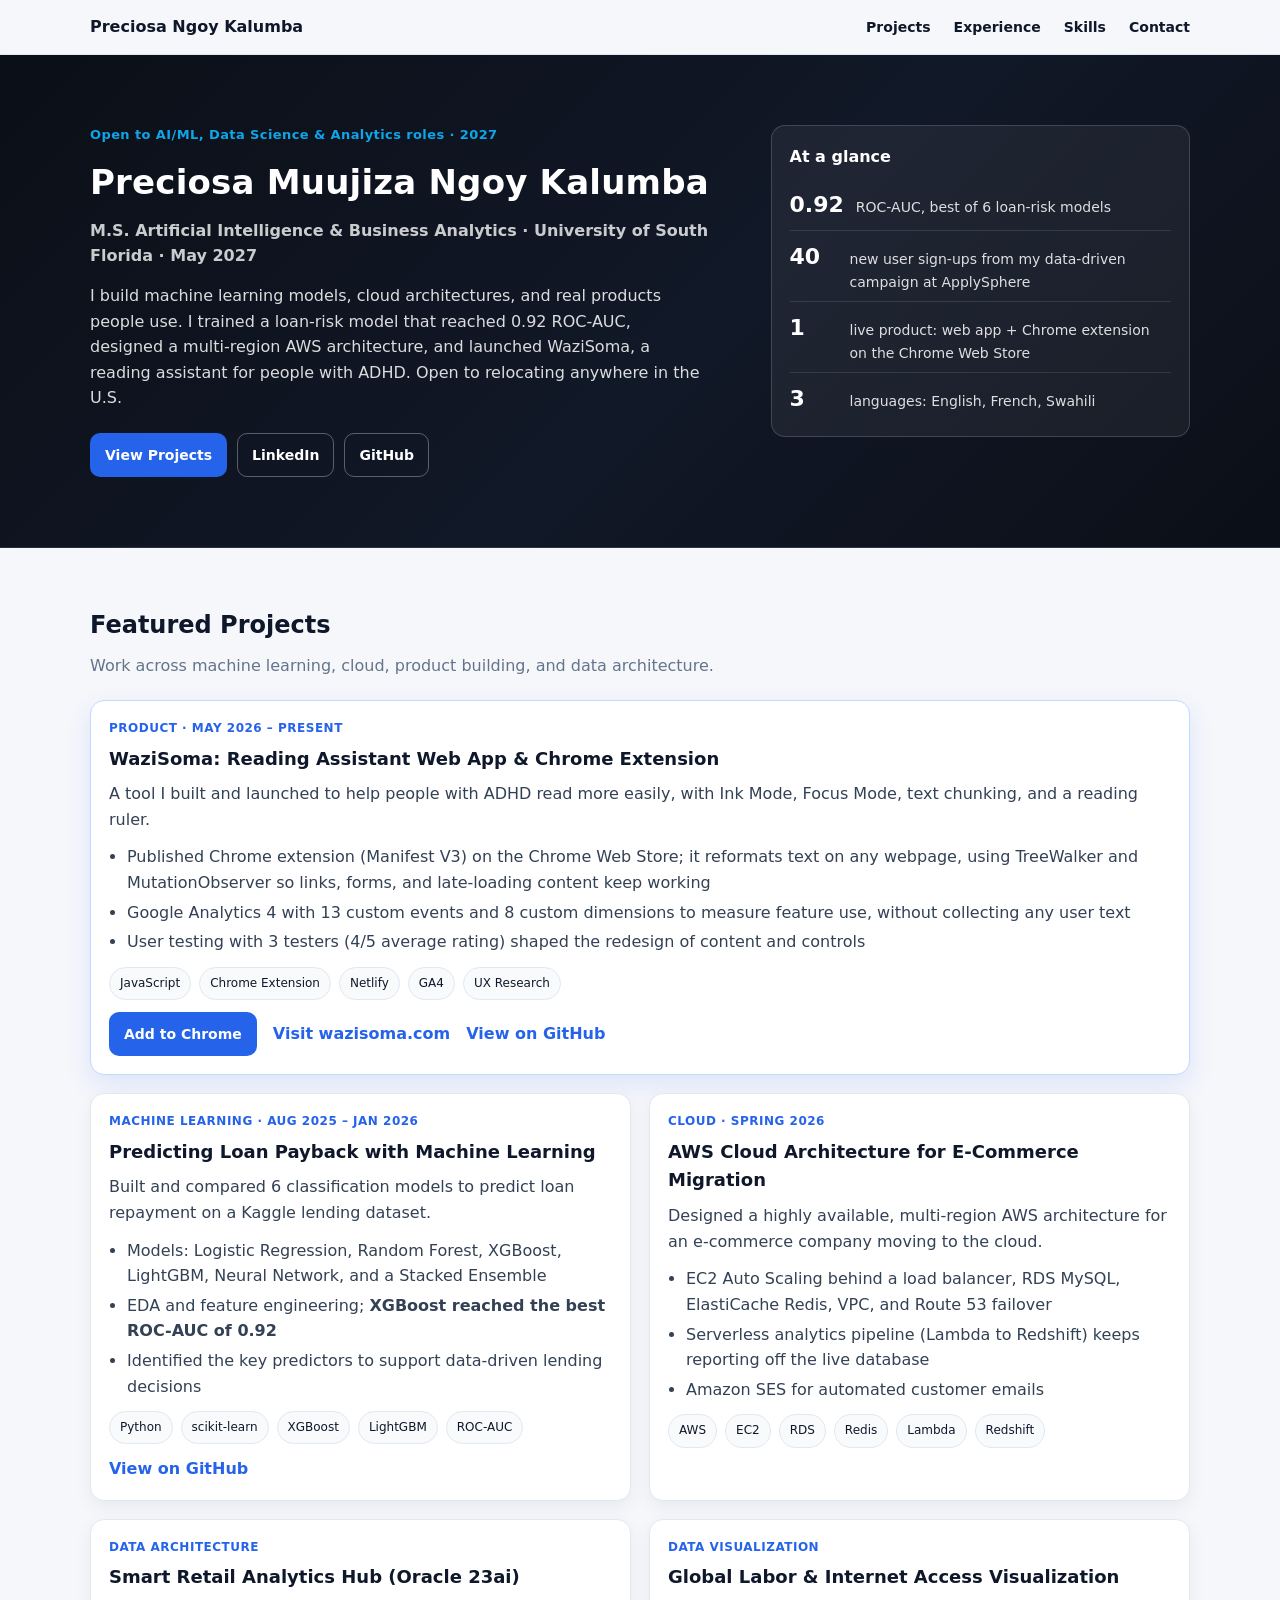
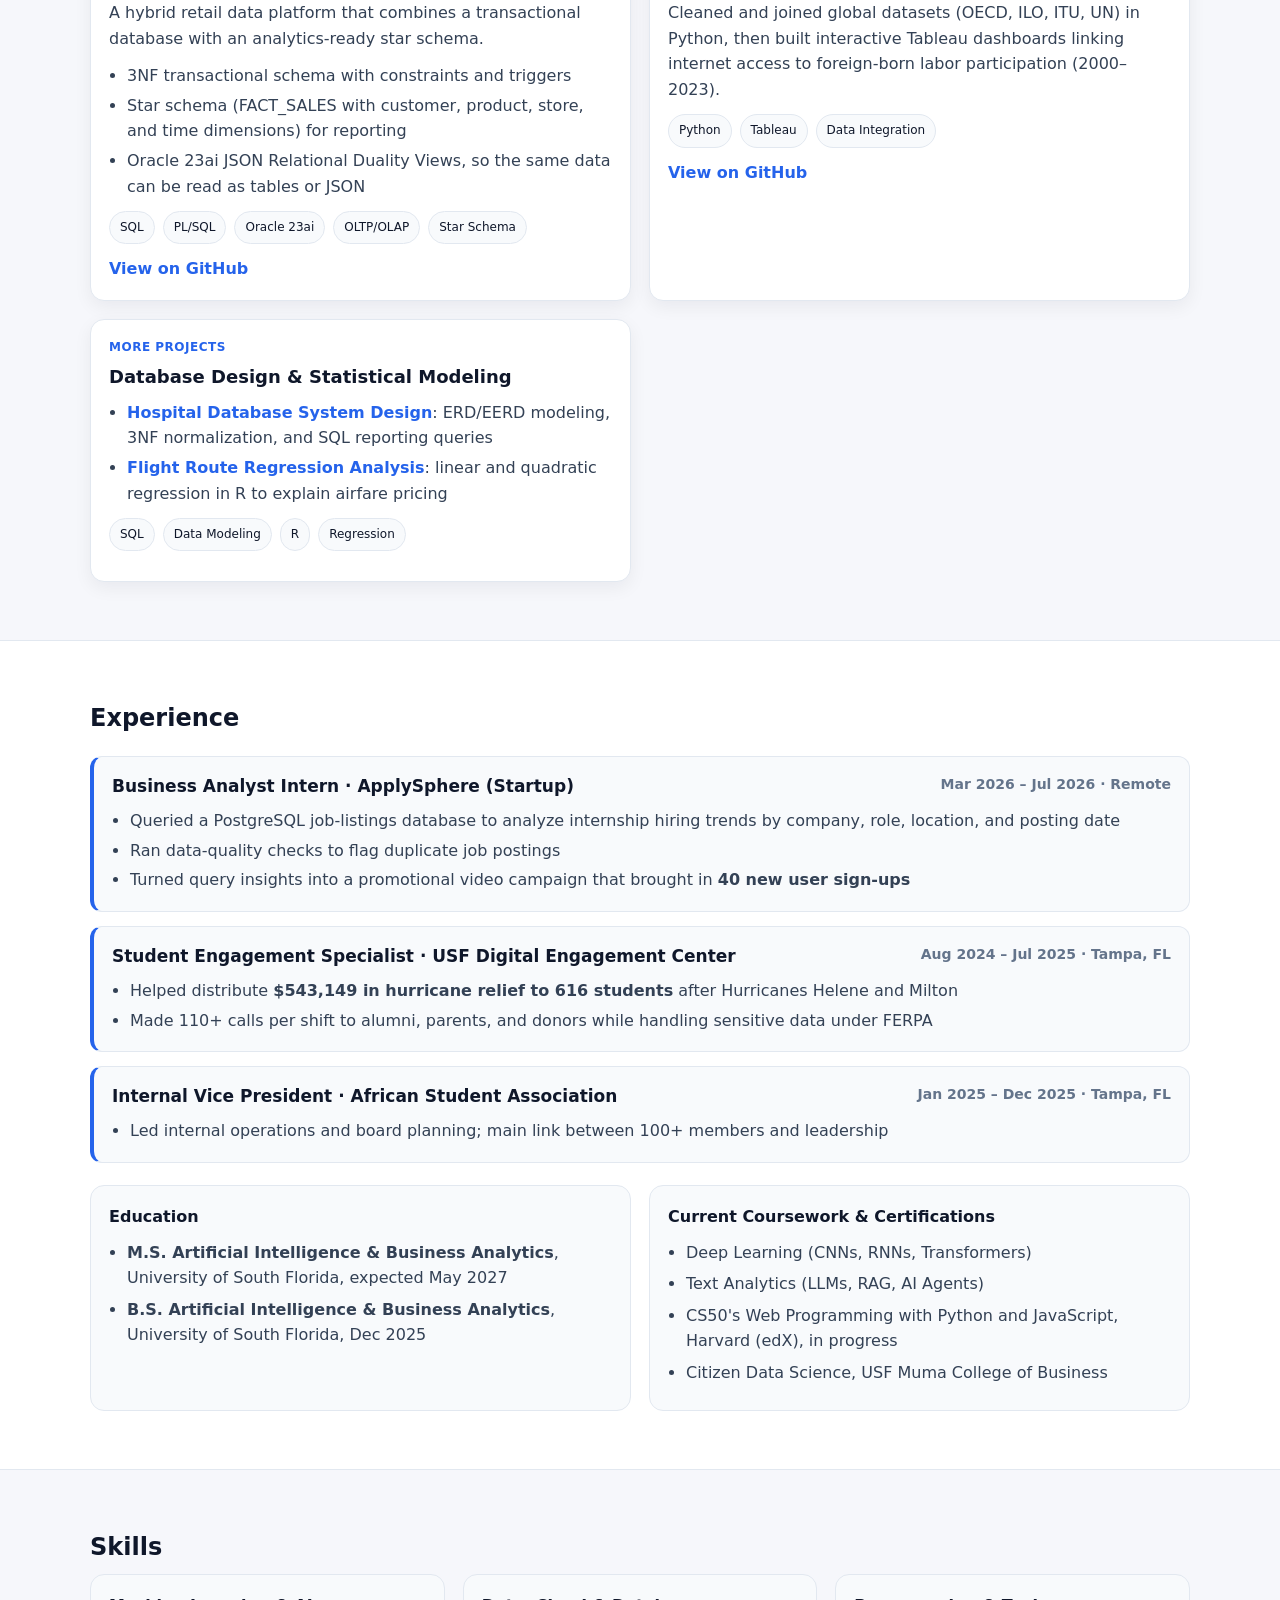
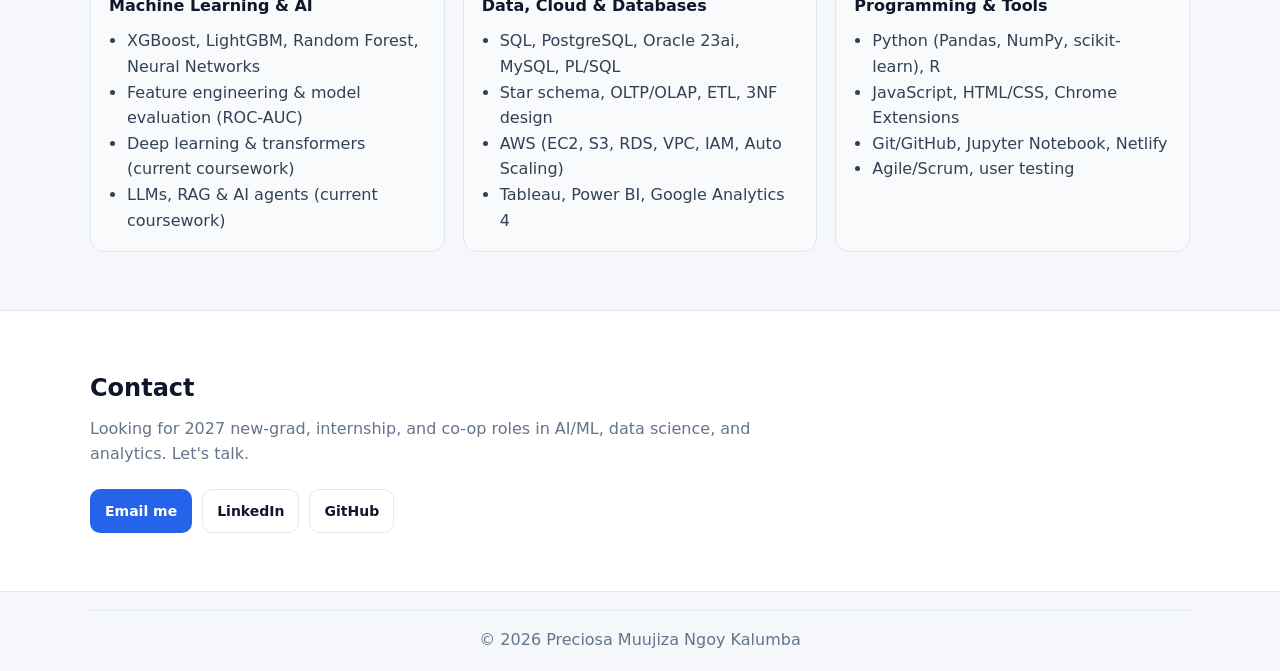
<file: index.html>
<!DOCTYPE html>
<html lang="en">
<head>
  <meta charset="UTF-8" />
  <meta name="viewport" content="width=device-width, initial-scale=1"/>
  <title>Preciosa Muujiza Ngoy Kalumba | AI & Business Analytics</title>
  <meta name="description" content="Portfolio of Preciosa Muujiza Ngoy Kalumba, M.S. Artificial Intelligence & Business Analytics student at USF (May 2027). Machine learning, cloud, data analytics, and shipped web products." />
  <link rel="stylesheet" href="styles.css" />
</head>

<body>
  <header class="topbar">
    <div class="container topbar-inner">
      <a class="brand" href="#top">Preciosa Ngoy Kalumba</a>
      <nav class="nav">
        <a href="#projects">Projects</a>
        <a href="#experience">Experience</a>
        <a href="#skills">Skills</a>
        <a href="#contact">Contact</a>
      </nav>
    </div>
  </header>

  <main id="top">
    <section class="hero">
      <div class="container hero-inner">
        <div class="hero-text">
          <p class="eyebrow">Open to AI/ML, Data Science &amp; Analytics roles · 2027</p>
          <h1>Preciosa Muujiza Ngoy Kalumba</h1>
          <p class="subtitle">M.S. Artificial Intelligence &amp; Business Analytics · University of South Florida · May 2027</p>
          <p class="summary">
            I build machine learning models, cloud architectures, and real products people use.
            I trained a loan-risk model that reached 0.92 ROC-AUC, designed a multi-region AWS architecture,
            and launched WaziSoma, a reading assistant for people with ADHD. Open to relocating anywhere in the U.S.
          </p>

          <div class="cta-row">
            <a class="btn primary" href="#projects">View Projects</a>
            <a class="btn ghost" href="https://www.linkedin.com/in/preciosa-ngoy-kalumba" target="_blank" rel="noopener">LinkedIn</a>
            <a class="btn ghost" href="https://github.com/Muujiza470" target="_blank" rel="noopener">GitHub</a>
          </div>
        </div>

        <div class="hero-card">
          <div class="card">
            <div class="card-title">At a glance</div>
            <ul class="stats">
              <li><strong>0.92</strong><span>ROC-AUC, best of 6 loan-risk models</span></li>
              <li><strong>40</strong><span>new user sign-ups from my data-driven campaign at ApplySphere</span></li>
              <li><strong>1</strong><span>live product: web app + Chrome extension on the Chrome Web Store</span></li>
              <li><strong>3</strong><span>languages: English, French, Swahili</span></li>
            </ul>
          </div>
        </div>
      </div>
    </section>

    <section id="projects" class="section">
      <div class="container">
        <h2>Featured Projects</h2>
        <p class="section-subtitle">
          Work across machine learning, cloud, product building, and data architecture.
        </p>

        <div class="grid">
          <article class="project featured">
            <div class="project-meta">Product · May 2026 – Present</div>
            <h3>WaziSoma: Reading Assistant Web App &amp; Chrome Extension</h3>
            <p>
              A tool I built and launched to help people with ADHD read more easily, with Ink Mode, Focus Mode,
              text chunking, and a reading ruler.
            </p>
            <ul class="bullets">
              <li>Published Chrome extension (Manifest V3) on the Chrome Web Store; it reformats text on any webpage, using TreeWalker and MutationObserver so links, forms, and late-loading content keep working</li>
              <li>Google Analytics 4 with 13 custom events and 8 custom dimensions to measure feature use, without collecting any user text</li>
              <li>User testing with 3 testers (4/5 average rating) shaped the redesign of content and controls</li>
            </ul>
            <div class="tags">
              <span>JavaScript</span><span>Chrome Extension</span><span>Netlify</span><span>GA4</span><span>UX Research</span>
            </div>
            <div class="link-row">
              <a class="btn primary" href="https://chromewebstore.google.com/detail/egjlijpghbinkeeffjicdoggikinlhcm" target="_blank" rel="noopener">Add to Chrome</a>
              <a class="link" href="https://wazisoma.com" target="_blank" rel="noopener">Visit wazisoma.com</a>
              <a class="link" href="https://github.com/Muujiza470/wazisoma" target="_blank" rel="noopener">View on GitHub</a>
            </div>
          </article>

          <article class="project">
            <div class="project-meta">Machine Learning · Aug 2025 – Jan 2026</div>
            <h3>Predicting Loan Payback with Machine Learning</h3>
            <p>
              Built and compared 6 classification models to predict loan repayment on a Kaggle lending dataset.
            </p>
            <ul class="bullets">
              <li>Models: Logistic Regression, Random Forest, XGBoost, LightGBM, Neural Network, and a Stacked Ensemble</li>
              <li>EDA and feature engineering; <strong>XGBoost reached the best ROC-AUC of 0.92</strong></li>
              <li>Identified the key predictors to support data-driven lending decisions</li>
            </ul>
            <div class="tags">
              <span>Python</span><span>scikit-learn</span><span>XGBoost</span><span>LightGBM</span><span>ROC-AUC</span>
            </div>
            <a class="link" href="https://github.com/Muujiza470/loan-payback-ml" target="_blank" rel="noopener">View on GitHub</a>
          </article>

          <article class="project">
            <div class="project-meta">Cloud · Spring 2026</div>
            <h3>AWS Cloud Architecture for E-Commerce Migration</h3>
            <p>
              Designed a highly available, multi-region AWS architecture for an e-commerce company moving to the cloud.
            </p>
            <ul class="bullets">
              <li>EC2 Auto Scaling behind a load balancer, RDS MySQL, ElastiCache Redis, VPC, and Route 53 failover</li>
              <li>Serverless analytics pipeline (Lambda to Redshift) keeps reporting off the live database</li>
              <li>Amazon SES for automated customer emails</li>
            </ul>
            <div class="tags">
              <span>AWS</span><span>EC2</span><span>RDS</span><span>Redis</span><span>Lambda</span><span>Redshift</span>
            </div>
          </article>

          <article class="project">
            <div class="project-meta">Data Architecture</div>
            <h3>Smart Retail Analytics Hub (Oracle 23ai)</h3>
            <p>
              A hybrid retail data platform that combines a transactional database with an analytics-ready star schema.
            </p>
            <ul class="bullets">
              <li>3NF transactional schema with constraints and triggers</li>
              <li>Star schema (FACT_SALES with customer, product, store, and time dimensions) for reporting</li>
              <li>Oracle 23ai JSON Relational Duality Views, so the same data can be read as tables or JSON</li>
            </ul>
            <div class="tags">
              <span>SQL</span><span>PL/SQL</span><span>Oracle 23ai</span><span>OLTP/OLAP</span><span>Star Schema</span>
            </div>
            <a class="link" href="https://github.com/Muujiza470/smart-retail-analytic-hub" target="_blank" rel="noopener">View on GitHub</a>
          </article>

          <article class="project">
            <div class="project-meta">Data Visualization</div>
            <h3>Global Labor &amp; Internet Access Visualization</h3>
            <p>
              Cleaned and joined global datasets (OECD, ILO, ITU, UN) in Python, then built interactive Tableau dashboards
              linking internet access to foreign-born labor participation (2000–2023).
            </p>
            <div class="tags">
              <span>Python</span><span>Tableau</span><span>Data Integration</span>
            </div>
            <a class="link" href="https://github.com/Muujiza470/global-labor-internet-viz" target="_blank" rel="noopener">View on GitHub</a>
          </article>

          <article class="project">
            <div class="project-meta">More projects</div>
            <h3>Database Design &amp; Statistical Modeling</h3>
            <ul class="bullets plain-list">
              <li>
                <a href="https://github.com/Muujiza470/hospital-database-design" target="_blank" rel="noopener">Hospital Database System Design</a>:
                ERD/EERD modeling, 3NF normalization, and SQL reporting queries
              </li>
              <li>
                <a href="https://github.com/Muujiza470/flight-price-regression" target="_blank" rel="noopener">Flight Route Regression Analysis</a>:
                linear and quadratic regression in R to explain airfare pricing
              </li>
            </ul>
            <div class="tags">
              <span>SQL</span><span>Data Modeling</span><span>R</span><span>Regression</span>
            </div>
          </article>
        </div>
      </div>
    </section>

    <section id="experience" class="section alt">
      <div class="container">
        <h2>Experience</h2>

        <div class="timeline">
          <div class="job">
            <div class="job-head">
              <h3>Business Analyst Intern · ApplySphere (Startup)</h3>
              <span class="job-date">Mar 2026 – Jul 2026 · Remote</span>
            </div>
            <ul class="bullets">
              <li>Queried a PostgreSQL job-listings database to analyze internship hiring trends by company, role, location, and posting date</li>
              <li>Ran data-quality checks to flag duplicate job postings</li>
              <li>Turned query insights into a promotional video campaign that brought in <strong>40 new user sign-ups</strong></li>
            </ul>
          </div>

          <div class="job">
            <div class="job-head">
              <h3>Student Engagement Specialist · USF Digital Engagement Center</h3>
              <span class="job-date">Aug 2024 – Jul 2025 · Tampa, FL</span>
            </div>
            <ul class="bullets">
              <li>Helped distribute <strong>$543,149 in hurricane relief to 616 students</strong> after Hurricanes Helene and Milton</li>
              <li>Made 110+ calls per shift to alumni, parents, and donors while handling sensitive data under FERPA</li>
            </ul>
          </div>

          <div class="job">
            <div class="job-head">
              <h3>Internal Vice President · African Student Association</h3>
              <span class="job-date">Jan 2025 – Dec 2025 · Tampa, FL</span>
            </div>
            <ul class="bullets">
              <li>Led internal operations and board planning; main link between 100+ members and leadership</li>
            </ul>
          </div>
        </div>

        <div class="edu">
          <div class="skill-col">
            <h4>Education</h4>
            <ul>
              <li><strong>M.S. Artificial Intelligence &amp; Business Analytics</strong>, University of South Florida, expected May 2027</li>
              <li><strong>B.S. Artificial Intelligence &amp; Business Analytics</strong>, University of South Florida, Dec 2025</li>
            </ul>
          </div>
          <div class="skill-col">
            <h4>Current Coursework &amp; Certifications</h4>
            <ul>
              <li>Deep Learning (CNNs, RNNs, Transformers)</li>
              <li>Text Analytics (LLMs, RAG, AI Agents)</li>
              <li>CS50's Web Programming with Python and JavaScript, Harvard (edX), in progress</li>
              <li>Citizen Data Science, USF Muma College of Business</li>
            </ul>
          </div>
        </div>
      </div>
    </section>

    <section id="skills" class="section">
      <div class="container">
        <h2>Skills</h2>
        <div class="skills">
          <div class="skill-col">
            <h4>Machine Learning &amp; AI</h4>
            <ul>
              <li>XGBoost, LightGBM, Random Forest, Neural Networks</li>
              <li>Feature engineering &amp; model evaluation (ROC-AUC)</li>
              <li>Deep learning &amp; transformers (current coursework)</li>
              <li>LLMs, RAG &amp; AI agents (current coursework)</li>
            </ul>
          </div>

          <div class="skill-col">
            <h4>Data, Cloud &amp; Databases</h4>
            <ul>
              <li>SQL, PostgreSQL, Oracle 23ai, MySQL, PL/SQL</li>
              <li>Star schema, OLTP/OLAP, ETL, 3NF design</li>
              <li>AWS (EC2, S3, RDS, VPC, IAM, Auto Scaling)</li>
              <li>Tableau, Power BI, Google Analytics 4</li>
            </ul>
          </div>

          <div class="skill-col">
            <h4>Programming &amp; Tools</h4>
            <ul>
              <li>Python (Pandas, NumPy, scikit-learn), R</li>
              <li>JavaScript, HTML/CSS, Chrome Extensions</li>
              <li>Git/GitHub, Jupyter Notebook, Netlify</li>
              <li>Agile/Scrum, user testing</li>
            </ul>
          </div>
        </div>
      </div>
    </section>

    <section id="contact" class="section alt">
      <div class="container">
        <h2>Contact</h2>
        <p class="section-subtitle">
          Looking for 2027 new-grad, internship, and co-op roles in AI/ML, data science, and analytics. Let's talk.
        </p>

        <div class="contact-box">
          <a class="btn primary" href="mailto:preciosangoykalumba@gmail.com">Email me</a>
          <a class="btn ghost" href="https://www.linkedin.com/in/preciosa-ngoy-kalumba" target="_blank" rel="noopener">LinkedIn</a>
          <a class="btn ghost" href="https://github.com/Muujiza470" target="_blank" rel="noopener">GitHub</a>
        </div>
      </div>
    </section>
  </main>

  <footer class="footer">
    <div class="container footer-inner">
      <span>© <span id="year"></span> Preciosa Muujiza Ngoy Kalumba</span>
    </div>
  </footer>

  <script>
    document.getElementById("year").textContent = new Date().getFullYear();
  </script>
</body>
</html>
</file>
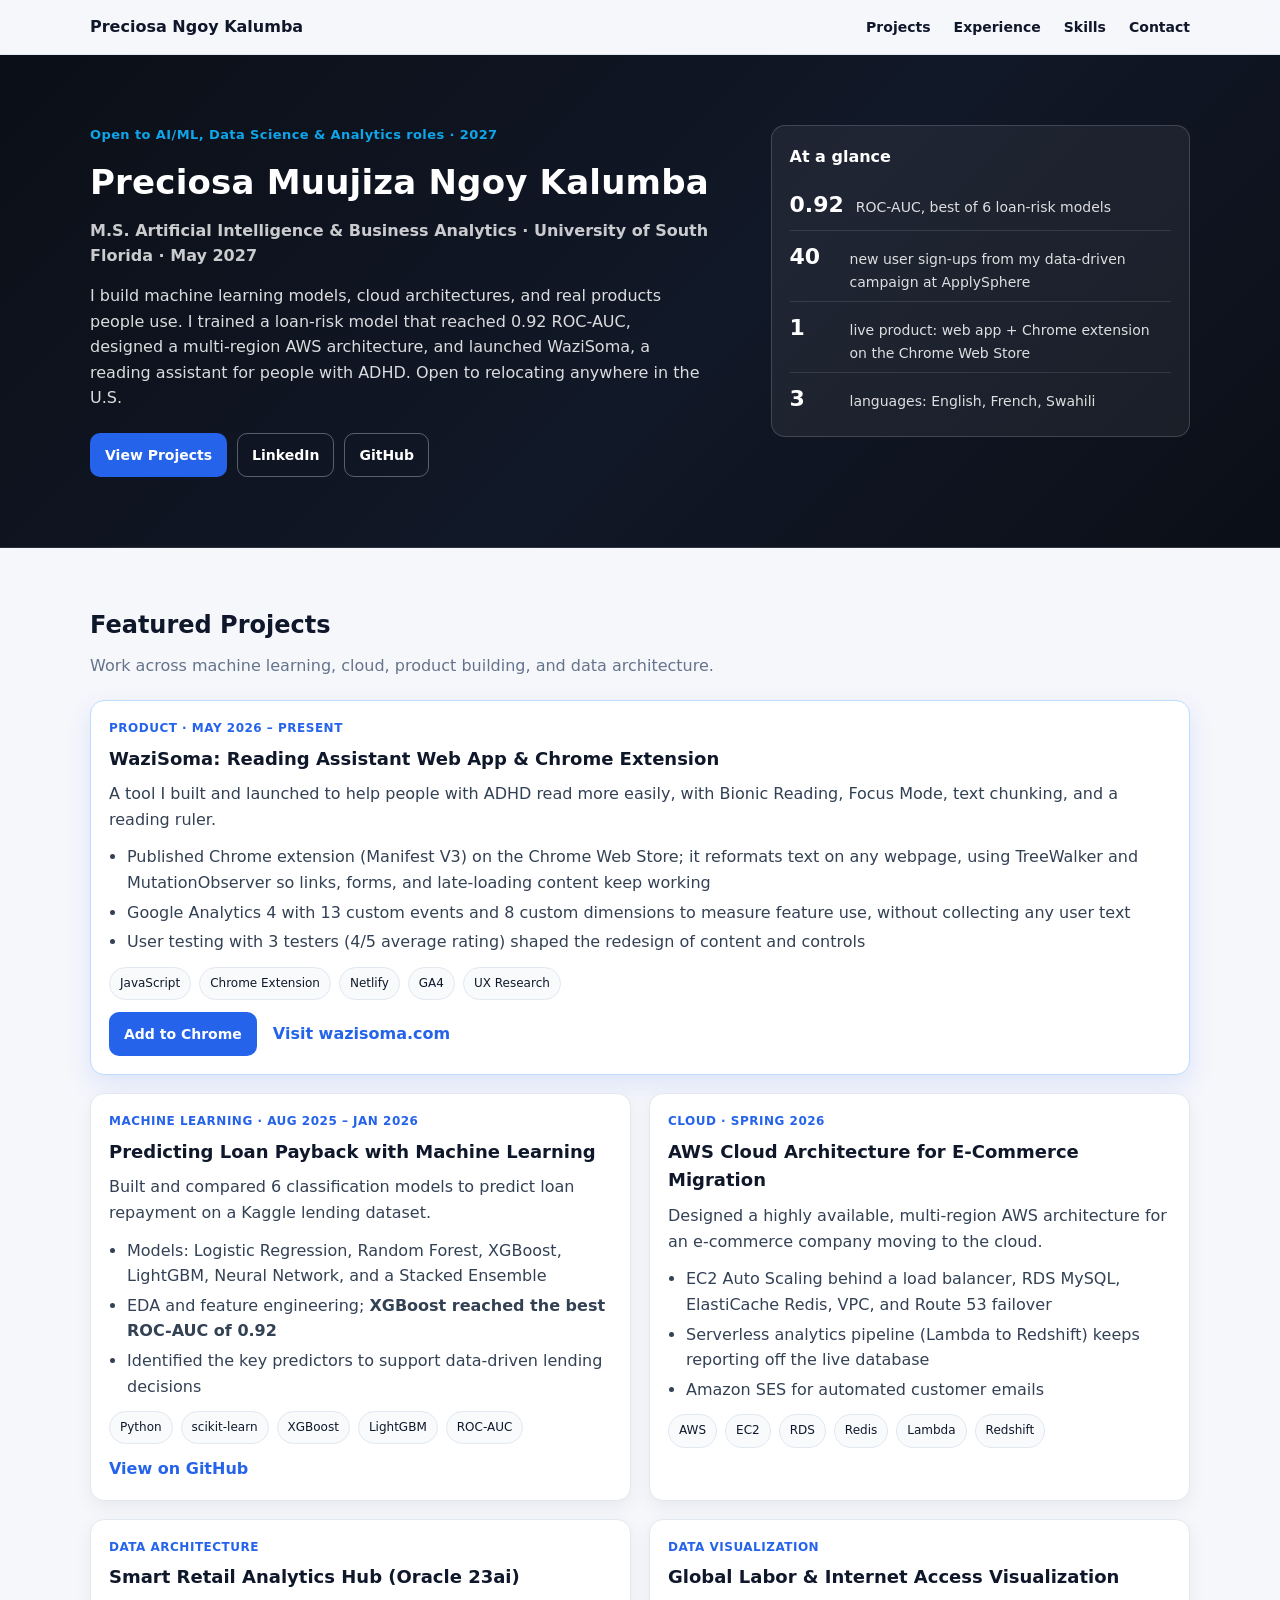
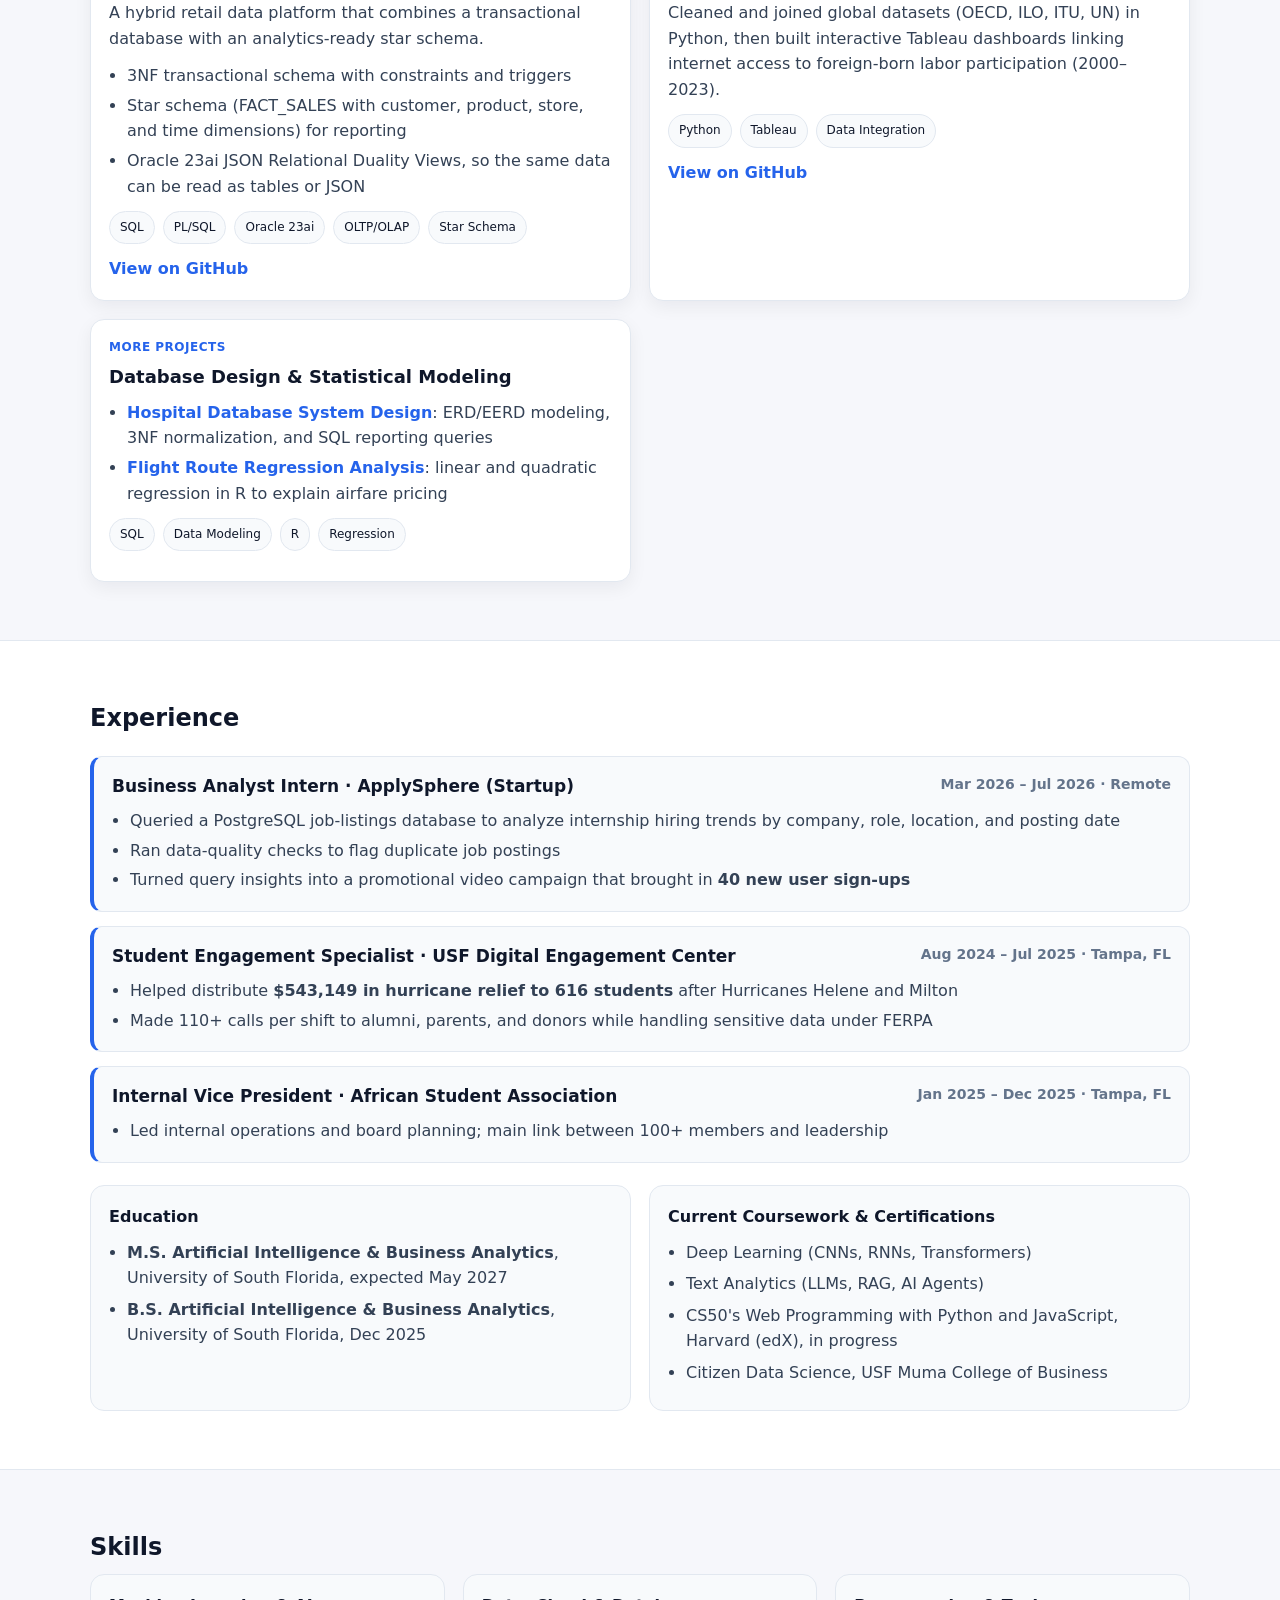
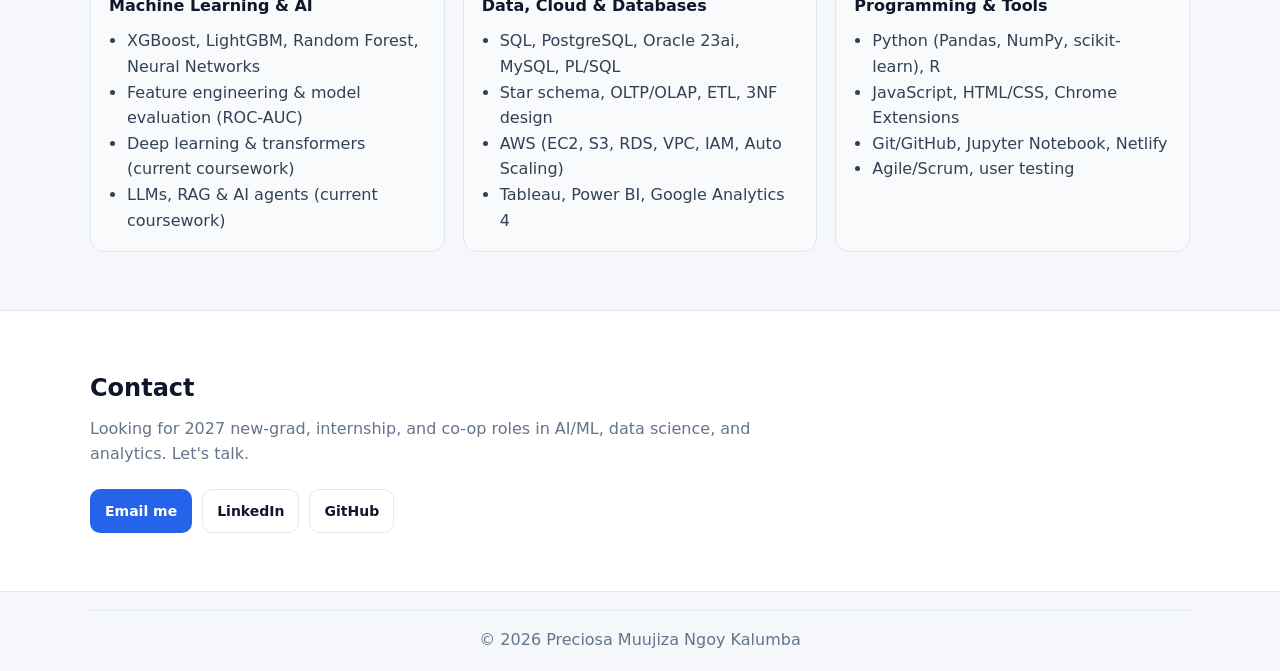
<file: index .html>
<!DOCTYPE html>
<html lang="en">
<head>
  <meta charset="UTF-8" />
  <meta name="viewport" content="width=device-width, initial-scale=1"/>
  <title>Preciosa Muujiza Ngoy Kalumba | AI & Business Analytics</title>
  <meta name="description" content="Portfolio of Preciosa Muujiza Ngoy Kalumba, M.S. Artificial Intelligence & Business Analytics student at USF (May 2027). Machine learning, cloud, data analytics, and shipped web products." />
  <link rel="stylesheet" href="styles.css" />
</head>

<body>
  <header class="topbar">
    <div class="container topbar-inner">
      <a class="brand" href="#top">Preciosa Ngoy Kalumba</a>
      <nav class="nav">
        <a href="#projects">Projects</a>
        <a href="#experience">Experience</a>
        <a href="#skills">Skills</a>
        <a href="#contact">Contact</a>
      </nav>
    </div>
  </header>

  <main id="top">
    <section class="hero">
      <div class="container hero-inner">
        <div class="hero-text">
          <p class="eyebrow">Open to AI/ML, Data Science &amp; Analytics roles · 2027</p>
          <h1>Preciosa Muujiza Ngoy Kalumba</h1>
          <p class="subtitle">M.S. Artificial Intelligence &amp; Business Analytics · University of South Florida · May 2027</p>
          <p class="summary">
            I build machine learning models, cloud architectures, and real products people use.
            I trained a loan-risk model that reached 0.92 ROC-AUC, designed a multi-region AWS architecture,
            and launched WaziSoma, a reading assistant for people with ADHD. Open to relocating anywhere in the U.S.
          </p>

          <div class="cta-row">
            <a class="btn primary" href="#projects">View Projects</a>
            <a class="btn ghost" href="https://www.linkedin.com/in/preciosa-ngoy-kalumba" target="_blank" rel="noopener">LinkedIn</a>
            <a class="btn ghost" href="https://github.com/Muujiza470" target="_blank" rel="noopener">GitHub</a>
          </div>
        </div>

        <div class="hero-card">
          <div class="card">
            <div class="card-title">At a glance</div>
            <ul class="stats">
              <li><strong>0.92</strong><span>ROC-AUC, best of 6 loan-risk models</span></li>
              <li><strong>40</strong><span>new user sign-ups from my data-driven campaign at ApplySphere</span></li>
              <li><strong>1</strong><span>live product: web app + Chrome extension on the Chrome Web Store</span></li>
              <li><strong>3</strong><span>languages: English, French, Swahili</span></li>
            </ul>
          </div>
        </div>
      </div>
    </section>

    <section id="projects" class="section">
      <div class="container">
        <h2>Featured Projects</h2>
        <p class="section-subtitle">
          Work across machine learning, cloud, product building, and data architecture.
        </p>

        <div class="grid">
          <article class="project featured">
            <div class="project-meta">Product · May 2026 – Present</div>
            <h3>WaziSoma: Reading Assistant Web App &amp; Chrome Extension</h3>
            <p>
              A tool I built and launched to help people with ADHD read more easily, with Bionic Reading, Focus Mode,
              text chunking, and a reading ruler.
            </p>
            <ul class="bullets">
              <li>Published Chrome extension (Manifest V3) on the Chrome Web Store; it reformats text on any webpage, using TreeWalker and MutationObserver so links, forms, and late-loading content keep working</li>
              <li>Google Analytics 4 with 13 custom events and 8 custom dimensions to measure feature use, without collecting any user text</li>
              <li>User testing with 3 testers (4/5 average rating) shaped the redesign of content and controls</li>
            </ul>
            <div class="tags">
              <span>JavaScript</span><span>Chrome Extension</span><span>Netlify</span><span>GA4</span><span>UX Research</span>
            </div>
            <div class="link-row">
              <a class="btn primary" href="https://chromewebstore.google.com/detail/egjlijpghbinkeeffjicdoggikinlhcm" target="_blank" rel="noopener">Add to Chrome</a>
              <a class="link" href="https://wazisoma.com" target="_blank" rel="noopener">Visit wazisoma.com</a>
            </div>
          </article>

          <article class="project">
            <div class="project-meta">Machine Learning · Aug 2025 – Jan 2026</div>
            <h3>Predicting Loan Payback with Machine Learning</h3>
            <p>
              Built and compared 6 classification models to predict loan repayment on a Kaggle lending dataset.
            </p>
            <ul class="bullets">
              <li>Models: Logistic Regression, Random Forest, XGBoost, LightGBM, Neural Network, and a Stacked Ensemble</li>
              <li>EDA and feature engineering; <strong>XGBoost reached the best ROC-AUC of 0.92</strong></li>
              <li>Identified the key predictors to support data-driven lending decisions</li>
            </ul>
            <div class="tags">
              <span>Python</span><span>scikit-learn</span><span>XGBoost</span><span>LightGBM</span><span>ROC-AUC</span>
            </div>
            <a class="link" href="https://github.com/Muujiza470/loan-payback-ml" target="_blank" rel="noopener">View on GitHub</a>
          </article>

          <article class="project">
            <div class="project-meta">Cloud · Spring 2026</div>
            <h3>AWS Cloud Architecture for E-Commerce Migration</h3>
            <p>
              Designed a highly available, multi-region AWS architecture for an e-commerce company moving to the cloud.
            </p>
            <ul class="bullets">
              <li>EC2 Auto Scaling behind a load balancer, RDS MySQL, ElastiCache Redis, VPC, and Route 53 failover</li>
              <li>Serverless analytics pipeline (Lambda to Redshift) keeps reporting off the live database</li>
              <li>Amazon SES for automated customer emails</li>
            </ul>
            <div class="tags">
              <span>AWS</span><span>EC2</span><span>RDS</span><span>Redis</span><span>Lambda</span><span>Redshift</span>
            </div>
          </article>

          <article class="project">
            <div class="project-meta">Data Architecture</div>
            <h3>Smart Retail Analytics Hub (Oracle 23ai)</h3>
            <p>
              A hybrid retail data platform that combines a transactional database with an analytics-ready star schema.
            </p>
            <ul class="bullets">
              <li>3NF transactional schema with constraints and triggers</li>
              <li>Star schema (FACT_SALES with customer, product, store, and time dimensions) for reporting</li>
              <li>Oracle 23ai JSON Relational Duality Views, so the same data can be read as tables or JSON</li>
            </ul>
            <div class="tags">
              <span>SQL</span><span>PL/SQL</span><span>Oracle 23ai</span><span>OLTP/OLAP</span><span>Star Schema</span>
            </div>
            <a class="link" href="https://github.com/Muujiza470/smart-retail-analytic-hub" target="_blank" rel="noopener">View on GitHub</a>
          </article>

          <article class="project">
            <div class="project-meta">Data Visualization</div>
            <h3>Global Labor &amp; Internet Access Visualization</h3>
            <p>
              Cleaned and joined global datasets (OECD, ILO, ITU, UN) in Python, then built interactive Tableau dashboards
              linking internet access to foreign-born labor participation (2000–2023).
            </p>
            <div class="tags">
              <span>Python</span><span>Tableau</span><span>Data Integration</span>
            </div>
            <a class="link" href="https://github.com/Muujiza470/global-labor-internet-viz" target="_blank" rel="noopener">View on GitHub</a>
          </article>

          <article class="project">
            <div class="project-meta">More projects</div>
            <h3>Database Design &amp; Statistical Modeling</h3>
            <ul class="bullets plain-list">
              <li>
                <a href="https://github.com/Muujiza470/hospital-database-design" target="_blank" rel="noopener">Hospital Database System Design</a>:
                ERD/EERD modeling, 3NF normalization, and SQL reporting queries
              </li>
              <li>
                <a href="https://github.com/Muujiza470/flight-routes-or-logistic-regression" target="_blank" rel="noopener">Flight Route Regression Analysis</a>:
                linear and quadratic regression in R to explain airfare pricing
              </li>
            </ul>
            <div class="tags">
              <span>SQL</span><span>Data Modeling</span><span>R</span><span>Regression</span>
            </div>
          </article>
        </div>
      </div>
    </section>

    <section id="experience" class="section alt">
      <div class="container">
        <h2>Experience</h2>

        <div class="timeline">
          <div class="job">
            <div class="job-head">
              <h3>Business Analyst Intern · ApplySphere (Startup)</h3>
              <span class="job-date">Mar 2026 – Jul 2026 · Remote</span>
            </div>
            <ul class="bullets">
              <li>Queried a PostgreSQL job-listings database to analyze internship hiring trends by company, role, location, and posting date</li>
              <li>Ran data-quality checks to flag duplicate job postings</li>
              <li>Turned query insights into a promotional video campaign that brought in <strong>40 new user sign-ups</strong></li>
            </ul>
          </div>

          <div class="job">
            <div class="job-head">
              <h3>Student Engagement Specialist · USF Digital Engagement Center</h3>
              <span class="job-date">Aug 2024 – Jul 2025 · Tampa, FL</span>
            </div>
            <ul class="bullets">
              <li>Helped distribute <strong>$543,149 in hurricane relief to 616 students</strong> after Hurricanes Helene and Milton</li>
              <li>Made 110+ calls per shift to alumni, parents, and donors while handling sensitive data under FERPA</li>
            </ul>
          </div>

          <div class="job">
            <div class="job-head">
              <h3>Internal Vice President · African Student Association</h3>
              <span class="job-date">Jan 2025 – Dec 2025 · Tampa, FL</span>
            </div>
            <ul class="bullets">
              <li>Led internal operations and board planning; main link between 100+ members and leadership</li>
            </ul>
          </div>
        </div>

        <div class="edu">
          <div class="skill-col">
            <h4>Education</h4>
            <ul>
              <li><strong>M.S. Artificial Intelligence &amp; Business Analytics</strong>, University of South Florida, expected May 2027</li>
              <li><strong>B.S. Artificial Intelligence &amp; Business Analytics</strong>, University of South Florida, Dec 2025</li>
            </ul>
          </div>
          <div class="skill-col">
            <h4>Current Coursework &amp; Certifications</h4>
            <ul>
              <li>Deep Learning (CNNs, RNNs, Transformers)</li>
              <li>Text Analytics (LLMs, RAG, AI Agents)</li>
              <li>CS50's Web Programming with Python and JavaScript, Harvard (edX), in progress</li>
              <li>Citizen Data Science, USF Muma College of Business</li>
            </ul>
          </div>
        </div>
      </div>
    </section>

    <section id="skills" class="section">
      <div class="container">
        <h2>Skills</h2>
        <div class="skills">
          <div class="skill-col">
            <h4>Machine Learning &amp; AI</h4>
            <ul>
              <li>XGBoost, LightGBM, Random Forest, Neural Networks</li>
              <li>Feature engineering &amp; model evaluation (ROC-AUC)</li>
              <li>Deep learning &amp; transformers (current coursework)</li>
              <li>LLMs, RAG &amp; AI agents (current coursework)</li>
            </ul>
          </div>

          <div class="skill-col">
            <h4>Data, Cloud &amp; Databases</h4>
            <ul>
              <li>SQL, PostgreSQL, Oracle 23ai, MySQL, PL/SQL</li>
              <li>Star schema, OLTP/OLAP, ETL, 3NF design</li>
              <li>AWS (EC2, S3, RDS, VPC, IAM, Auto Scaling)</li>
              <li>Tableau, Power BI, Google Analytics 4</li>
            </ul>
          </div>

          <div class="skill-col">
            <h4>Programming &amp; Tools</h4>
            <ul>
              <li>Python (Pandas, NumPy, scikit-learn), R</li>
              <li>JavaScript, HTML/CSS, Chrome Extensions</li>
              <li>Git/GitHub, Jupyter Notebook, Netlify</li>
              <li>Agile/Scrum, user testing</li>
            </ul>
          </div>
        </div>
      </div>
    </section>

    <section id="contact" class="section alt">
      <div class="container">
        <h2>Contact</h2>
        <p class="section-subtitle">
          Looking for 2027 new-grad, internship, and co-op roles in AI/ML, data science, and analytics. Let's talk.
        </p>

        <div class="contact-box">
          <a class="btn primary" href="mailto:preciosangoykalumba@gmail.com">Email me</a>
          <a class="btn ghost" href="https://www.linkedin.com/in/preciosa-ngoy-kalumba" target="_blank" rel="noopener">LinkedIn</a>
          <a class="btn ghost" href="https://github.com/Muujiza470" target="_blank" rel="noopener">GitHub</a>
        </div>
      </div>
    </section>
  </main>

  <footer class="footer">
    <div class="container footer-inner">
      <span>© <span id="year"></span> Preciosa Muujiza Ngoy Kalumba</span>
    </div>
  </footer>

  <script>
    document.getElementById("year").textContent = new Date().getFullYear();
  </script>
</body>
</html>
</file>
<file: styles.css>
:root{
  --bg:#0b0f17;
  --card:#0f172a;
  --text:#0f172a;
  --muted:#64748b;
  --paper:#ffffff;
  --line:#e2e8f0;
  --accent:#2563eb;
  --accent2:#0ea5e9;
}

*{ box-sizing:border-box; }

html{ scroll-behavior:smooth; }

body{
  margin:0;
  font-family: system-ui, -apple-system, Segoe UI, Roboto, Arial, sans-serif;
  background:#f6f7fb;
  color:#0f172a;
  line-height:1.6;
}

.container{
  width:min(1100px, 92%);
  margin:0 auto;
}

.topbar{
  position:sticky;
  top:0;
  z-index:10;
  background:rgba(246,247,251,0.9);
  backdrop-filter: blur(10px);
  border-bottom:1px solid var(--line);
}

.topbar-inner{
  display:flex;
  align-items:center;
  justify-content:space-between;
  padding:14px 0;
}

.brand{
  font-weight:700;
  text-decoration:none;
  color:#0f172a;
}

.nav a{
  text-decoration:none;
  color:#0f172a;
  margin-left:18px;
  font-weight:600;
  font-size:14px;
}

.nav a:hover{ color:var(--accent); }

.hero{
  background:linear-gradient(135deg, #0b0f17 0%, #111827 55%, #0b0f17 100%);
  color:#fff;
  padding:70px 0;
  border-bottom:1px solid rgba(226,232,240,0.15);
}

.hero-inner{
  display:grid;
  grid-template-columns: 1.4fr 0.9fr;
  gap:28px;
  align-items:start;
}

.hero h1{
  margin:0 0 8px;
  font-size:34px;
  letter-spacing:0.2px;
}

.subtitle{
  margin:0 0 14px;
  color:rgba(255,255,255,0.78);
  font-weight:600;
}

.summary{
  margin:0 0 22px;
  color:rgba(255,255,255,0.85);
  max-width:60ch;
}

.card{
  background:rgba(255,255,255,0.06);
  border:1px solid rgba(226,232,240,0.18);
  border-radius:14px;
  padding:18px 18px 12px;
}

.card-title{
  font-weight:700;
  margin-bottom:10px;
}

.card-list{
  margin:0;
  padding-left:18px;
  color:rgba(255,255,255,0.85);
}

.section{
  padding:58px 0;
}

.section.alt{
  background:#ffffff;
  border-top:1px solid var(--line);
  border-bottom:1px solid var(--line);
}

h2{
  margin:0 0 8px;
  font-size:24px;
}

.section-subtitle{
  margin:0 0 22px;
  color:var(--muted);
  max-width:70ch;
}

.grid{
  display:grid;
  grid-template-columns: repeat(2, minmax(0, 1fr));
  gap:18px;
}

.project{
  background:var(--paper);
  border:1px solid var(--line);
  border-radius:14px;
  padding:18px;
  box-shadow: 0 6px 18px rgba(15,23,42,0.06);
}

.project h3{
  margin:0 0 8px;
  font-size:18px;
}

.project p{
  margin:0 0 12px;
  color:#334155;
}

.tags{
  display:flex;
  flex-wrap:wrap;
  gap:8px;
  margin-bottom:12px;
}

.tags span{
  font-size:12px;
  padding:6px 10px;
  border-radius:999px;
  border:1px solid var(--line);
  background:#f8fafc;
  color:#0f172a;
}

.link{
  display:inline-block;
  font-weight:700;
  text-decoration:none;
  color:var(--accent);
}

.link:hover{ text-decoration:underline; }

.skills{
  display:grid;
  grid-template-columns: repeat(3, minmax(0, 1fr));
  gap:18px;
}

.skill-col{
  background:#f8fafc;
  border:1px solid var(--line);
  border-radius:14px;
  padding:18px;
}

.skill-col h4{
  margin:0 0 10px;
  font-size:16px;
}

.skill-col ul{
  margin:0;
  padding-left:18px;
  color:#334155;
}

.btn{
  display:inline-block;
  padding:10px 14px;
  border-radius:10px;
  text-decoration:none;
  font-weight:700;
  font-size:14px;
  border:1px solid transparent;
}

.cta-row{ display:flex; gap:10px; }

.btn.primary{
  background:var(--accent);
  color:#fff;
}

.btn.primary:hover{ background:#1d4ed8; }

.btn.ghost{
  background:transparent;
  color:#fff;
  border-color:rgba(226,232,240,0.35);
}

.section .btn.ghost{
  color:#0f172a;
  border-color:var(--line);
}

.btn.ghost:hover{
  border-color:var(--accent2);
  color:var(--accent2);
}

.contact-box{
  display:flex;
  gap:10px;
  flex-wrap:wrap;
  margin-top:10px;
}

.footer{
  padding:18px 0;
  color:#64748b;
}

.footer-inner{
  display:flex;
  justify-content:center;
  border-top:1px solid var(--line);
  padding-top:16px;
}

/* Responsive */
@media (max-width: 860px){
  .hero-inner{ grid-template-columns: 1fr; }
  .grid{ grid-template-columns: 1fr; }
  .skills{ grid-template-columns: 1fr; }
  .nav a{ margin-left:12px; }
}

/* ---- Oct 2026 update ---- */
.eyebrow{
  margin:0 0 10px;
  font-size:13px;
  font-weight:700;
  letter-spacing:0.4px;
  color:var(--accent2);
}

.cta-row{ flex-wrap:wrap; }

.stats{ list-style:none; margin:0; padding:0; }
.stats li{
  display:flex; gap:12px; align-items:baseline;
  padding:8px 0;
  border-bottom:1px solid rgba(226,232,240,0.12);
  color:rgba(255,255,255,0.85);
  font-size:14px;
}
.stats li:last-child{ border-bottom:none; }
.stats strong{
  min-width:48px;
  font-size:22px;
  color:#fff;
}

.project-meta{
  font-size:12px;
  font-weight:700;
  text-transform:uppercase;
  letter-spacing:0.5px;
  color:var(--accent);
  margin-bottom:6px;
}

.project.featured{
  grid-column:1 / -1;
  border-color:#bfdbfe;
  box-shadow:0 10px 26px rgba(37,99,235,0.12);
}

.bullets{
  margin:0 0 12px;
  padding-left:18px;
  color:#334155;
}
.bullets li{ margin-bottom:4px; }
.bullets a{ color:var(--accent); font-weight:600; text-decoration:none; }
.bullets a:hover{ text-decoration:underline; }

.timeline{ display:grid; gap:14px; margin-top:18px; }
.job{
  background:#f8fafc;
  border:1px solid var(--line);
  border-left:4px solid var(--accent);
  border-radius:12px;
  padding:16px 18px 6px;
}
.job-head{
  display:flex; flex-wrap:wrap;
  justify-content:space-between; gap:4px 16px;
  margin-bottom:8px;
}
.job-head h3{ margin:0; font-size:17px; }
.job-date{ color:var(--muted); font-size:14px; font-weight:600; }

.edu{
  display:grid;
  grid-template-columns:repeat(2, minmax(0,1fr));
  gap:18px;
  margin-top:22px;
}
.edu li{ margin-bottom:6px; }

@media (max-width: 860px){
  .edu{ grid-template-columns:1fr; }
  .hero h1{ font-size:28px; }
  .nav a{ margin-left:10px; font-size:13px; }
}
@media (max-width: 520px){
  .brand{ display:none; }
  .topbar-inner{ justify-content:center; }
  .nav a:first-child{ margin-left:0; }
}

.link-row{ display:flex; flex-wrap:wrap; align-items:center; gap:16px; }
</file>
